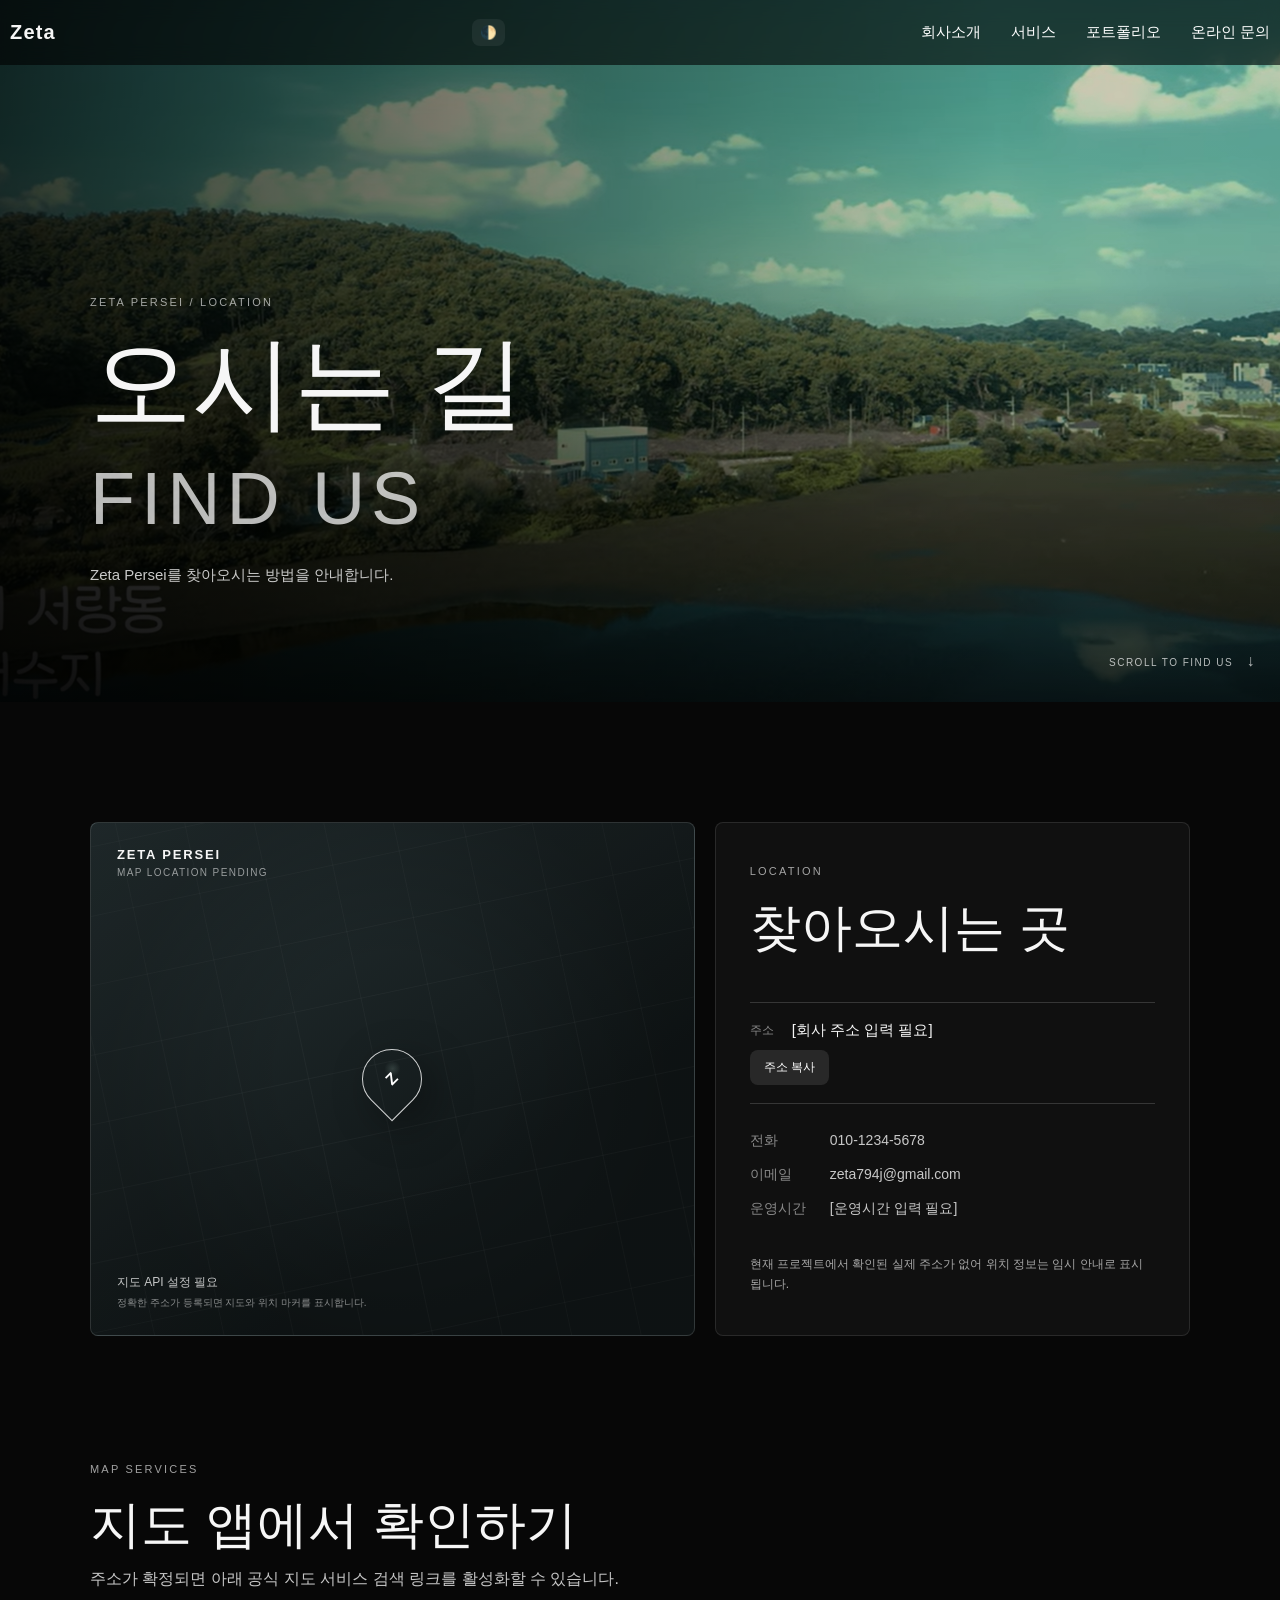
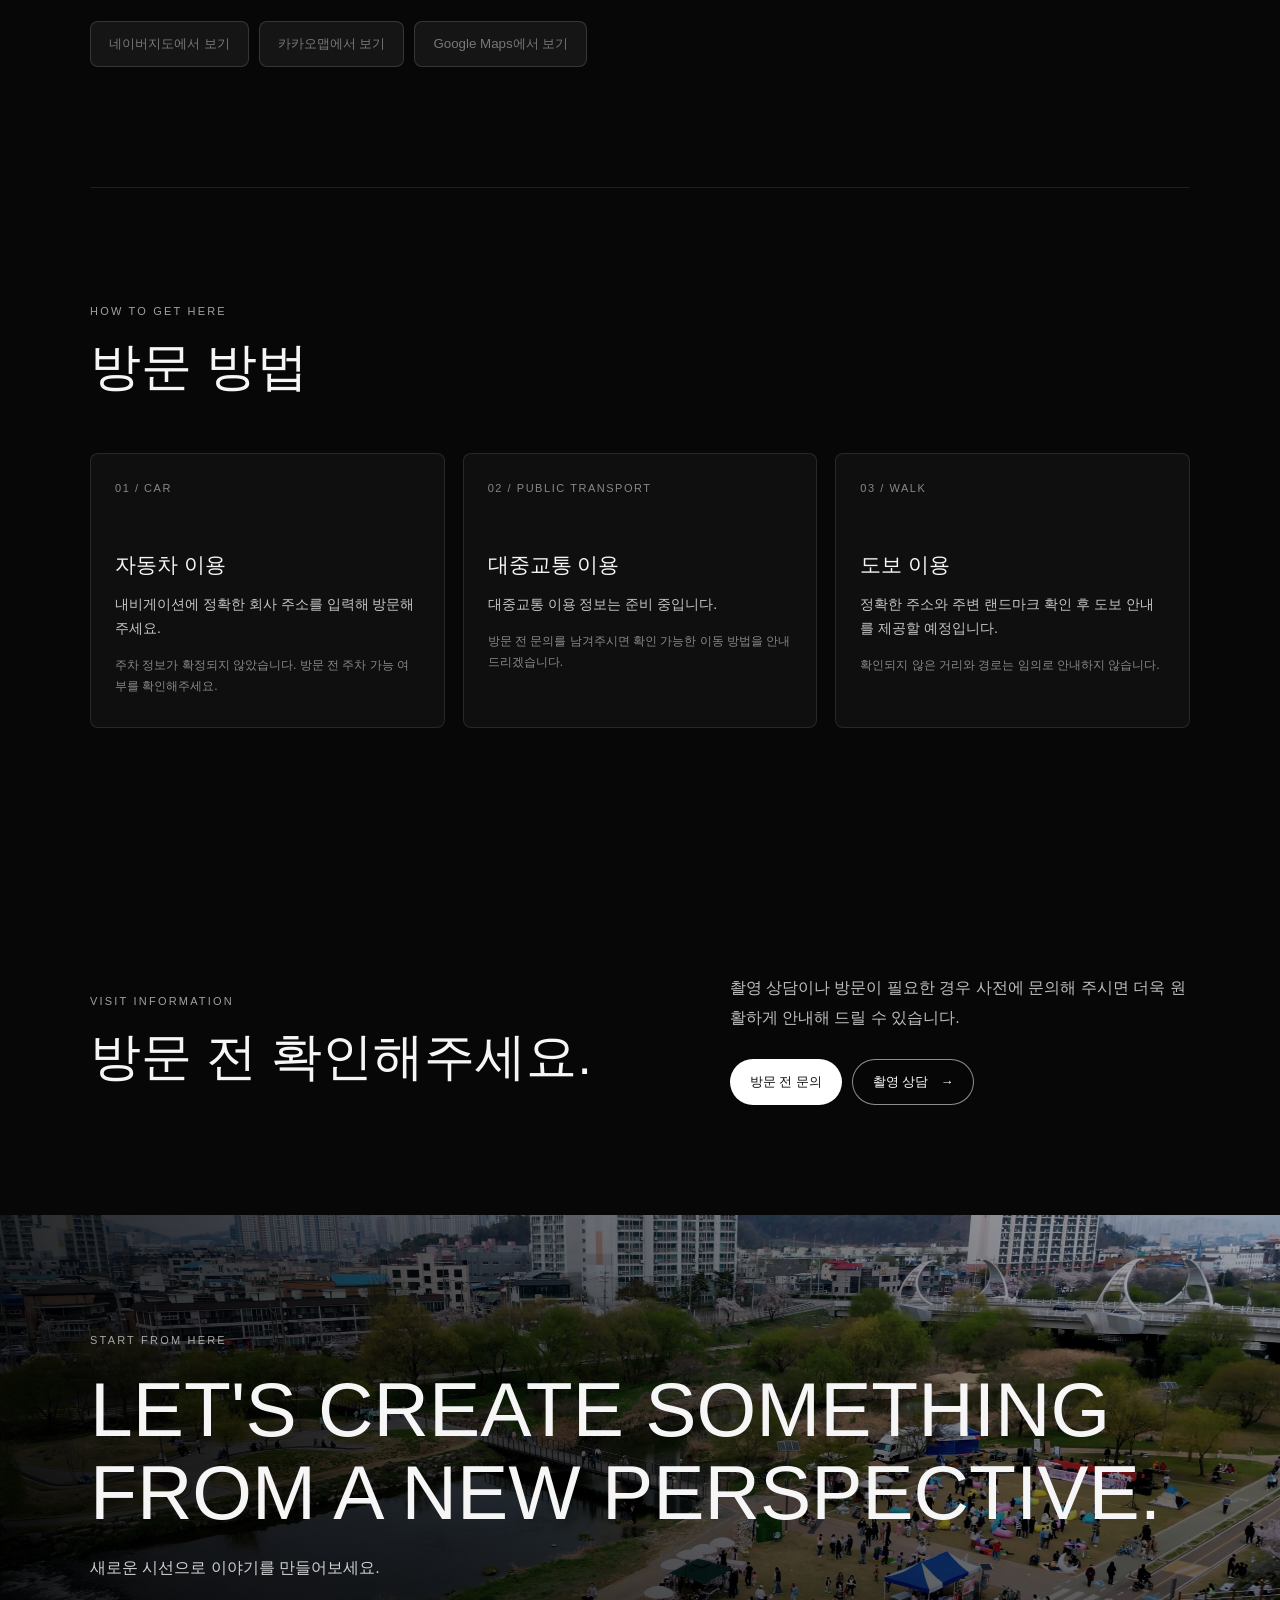
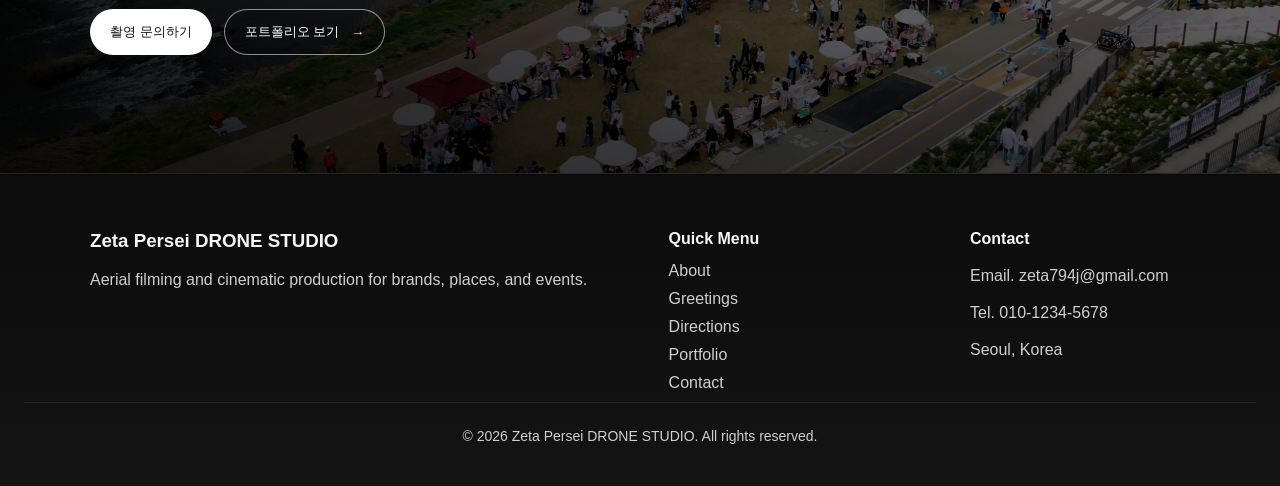
<file: directions.html>
<!DOCTYPE html>
<html lang="ko">
<head>
    <meta charset="utf-8">
    <meta name="viewport" content="width=device-width, initial-scale=1">
    <title>오시는 길 | Zeta Persei DRONE STUDIO</title>
    <meta name="description" content="Zeta Persei DRONE STUDIO의 위치와 주소, 방문 방법 및 지도 정보를 안내합니다.">
    <meta property="og:title" content="오시는 길 | Zeta Persei DRONE STUDIO">
    <meta property="og:description" content="Zeta Persei를 찾아오시는 방법을 안내합니다.">
    <meta property="og:type" content="website">
    <link rel="stylesheet" href="style.css">
    <meta name="theme-color" content="#111">
</head>
<body class="directions-page">
<div id="loader" aria-hidden="true"><div class="loader-mark">Zeta</div></div>

<header class="header">
    <a class="logo" href="index.html" aria-label="Zeta Persei 홈">Zeta</a>
    <button id="navToggle" class="nav-toggle" aria-expanded="false" aria-controls="mobileNav" aria-label="메뉴 열기">☰</button>
    <div class="header-actions"><button id="themeToggle" class="theme-toggle" aria-pressed="false" aria-label="다크 모드 전환">🌓</button></div>
    <nav>
        <div class="menu"><button class="nav-button" type="button">회사소개</button><div class="dropdown"><a href="about.html">회사소개</a><a href="greeting.html">인사말</a><a href="directions.html" aria-current="page">오시는 길</a></div></div>
        <div class="menu"><button class="nav-button" type="button">서비스</button><div class="dropdown"><a href="service-shooting.html">드론 촬영</a><a href="service-production.html">영상 제작</a><a href="service-education.html">교육</a></div></div>
        <div class="menu"><button type="button" onclick="window.location.href='index.html#portfolio'">포트폴리오</button></div>
        <div class="menu"><button type="button" onclick="window.location.href='index.html#contact'">온라인 문의</button></div>
    </nav>
    <div id="mobileNav" class="mobile-nav" aria-hidden="true"><nav role="navigation"><a href="about.html">회사소개</a><a href="greeting.html">인사말</a><a href="directions.html">오시는 길</a><a href="service-shooting.html">드론 촬영</a><a href="service-production.html">영상 제작</a><a href="service-education.html">교육</a><a href="index.html#portfolio">포트폴리오</a><a href="index.html#contact">온라인 문의</a></nav></div>
</header>

<main>
    <section class="directions-hero">
        <div class="directions-hero-media"></div><div class="directions-hero-overlay"></div>
        <div class="directions-hero-content"><p class="eyebrow">ZETA PERSEI / LOCATION</p><h1>오시는 길<br><span>FIND US</span></h1><p>Zeta Persei를 찾아오시는 방법을 안내합니다.</p></div>
        <a class="scroll-cue" href="#location">SCROLL TO FIND US <span>↓</span></a>
    </section>

    <section id="location" class="location-intro directions-shell fade">
        <div class="map-panel" role="img" aria-label="실제 회사 주소가 확정되면 지도를 표시할 영역">
            <div class="map-panel-grid"></div><div class="map-panel-pin">Z</div><div class="map-panel-label"><strong>ZETA PERSEI</strong><span>MAP LOCATION PENDING</span></div>
            <!-- 실제 주소 확정 후 지도 API 또는 공식 지도 Embed를 이 영역에 연결합니다. -->
            <p class="map-notice">지도 API 설정 필요<br><small>정확한 주소가 등록되면 지도와 위치 마커를 표시합니다.</small></p>
        </div>
        <article class="address-card"><p class="eyebrow">LOCATION</p><h2>찾아오시는 곳</h2><div class="address-row"><span>주소</span><strong id="locationAddress">[회사 주소 입력 필요]</strong><button id="copyAddress" type="button" aria-label="주소 복사">주소 복사</button></div><dl><div><dt>전화</dt><dd><a href="tel:010-1234-5678">010-1234-5678</a></dd></div><div><dt>이메일</dt><dd><a href="mailto:zeta794j@gmail.com">zeta794j@gmail.com</a></dd></div><div><dt>운영시간</dt><dd>[운영시간 입력 필요]</dd></div></dl><p class="data-note">현재 프로젝트에서 확인된 실제 주소가 없어 위치 정보는 임시 안내로 표시됩니다.</p></article>
    </section>

    <section class="map-actions directions-shell fade"><p class="eyebrow">MAP SERVICES</p><h2>지도 앱에서 확인하기</h2><p class="section-description">주소가 확정되면 아래 공식 지도 서비스 검색 링크를 활성화할 수 있습니다.</p><div class="map-action-list"><button type="button" disabled aria-disabled="true">네이버지도에서 보기</button><button type="button" disabled aria-disabled="true">카카오맵에서 보기</button><button type="button" disabled aria-disabled="true">Google Maps에서 보기</button></div></section>

    <section class="directions-section directions-shell fade"><p class="eyebrow">HOW TO GET HERE</p><h2>방문 방법</h2><div class="directions-grid"><article><span>01 / CAR</span><h3>자동차 이용</h3><p>내비게이션에 정확한 회사 주소를 입력해 방문해주세요.</p><small>주차 정보가 확정되지 않았습니다. 방문 전 주차 가능 여부를 확인해주세요.</small></article><article><span>02 / PUBLIC TRANSPORT</span><h3>대중교통 이용</h3><p>대중교통 이용 정보는 준비 중입니다.</p><small>방문 전 문의를 남겨주시면 확인 가능한 이동 방법을 안내드리겠습니다.</small></article><article><span>03 / WALK</span><h3>도보 이용</h3><p>정확한 주소와 주변 랜드마크 확인 후 도보 안내를 제공할 예정입니다.</p><small>확인되지 않은 거리와 경로는 임의로 안내하지 않습니다.</small></article></div></section>

    <section class="visit-info directions-shell fade"><div><p class="eyebrow">VISIT INFORMATION</p><h2>방문 전 확인해주세요.</h2></div><div><p>촬영 상담이나 방문이 필요한 경우 사전에 문의해 주시면 더욱 원활하게 안내해 드릴 수 있습니다.</p><div class="visit-actions"><a class="primary-button" href="index.html#contact">방문 전 문의</a><a class="outline-button" href="index.html#contact">촬영 상담 <span>→</span></a></div></div></section>

    <section class="directions-cta"><div class="directions-cta-media"></div><div class="directions-cta-overlay"></div><div class="directions-cta-content"><p class="eyebrow">START FROM HERE</p><h2>LET'S CREATE SOMETHING<br>FROM A NEW PERSPECTIVE.</h2><p>새로운 시선으로 이야기를 만들어보세요.</p><div class="cta-actions"><a class="primary-button" href="index.html#contact">촬영 문의하기</a><a class="outline-button" href="index.html#portfolio">포트폴리오 보기 <span>→</span></a></div></div></section>
</main>

<div id="copyToast" class="copy-toast" role="status" aria-live="polite"></div>
<footer class="footer"><div class="footer-container"><div class="footer-brand"><h3>Zeta Persei DRONE STUDIO</h3><p>Aerial filming and cinematic production for brands, places, and events.</p></div><div class="footer-links"><h4>Quick Menu</h4><a href="about.html">About</a><a href="greeting.html">Greetings</a><a href="directions.html">Directions</a><a href="index.html#portfolio">Portfolio</a><a href="index.html#contact">Contact</a></div><div class="footer-contact"><h4>Contact</h4><p>Email. zeta794j@gmail.com</p><p>Tel. 010-1234-5678</p><p>Seoul, Korea</p></div></div><p class="copy">&copy; 2026 Zeta Persei DRONE STUDIO. All rights reserved.</p></footer>
<button id="topBtn" type="button" onclick="scrollToTop()" aria-label="맨 위로">↑</button>
<script src="script.js"></script>
<script>
const copyAddressButton = document.getElementById('copyAddress');
const locationAddress = document.getElementById('locationAddress');
const copyToast = document.getElementById('copyToast');

copyAddressButton?.addEventListener('click', async () => {
    const address = locationAddress?.textContent.trim() || '';
    try {
        if (navigator.clipboard?.writeText) {
            await navigator.clipboard.writeText(address);
        } else {
            const helper = document.createElement('textarea');
            helper.value = address;
            helper.setAttribute('readonly', '');
            helper.style.position = 'fixed';
            helper.style.opacity = '0';
            document.body.appendChild(helper);
            helper.select();
            if (!document.execCommand('copy')) throw new Error('Copy command failed');
            helper.remove();
        }
        copyToast.textContent = '주소가 복사되었습니다.';
    } catch (error) {
        copyToast.textContent = '주소를 복사할 수 없습니다.';
    }
    copyToast.classList.add('show');
    window.setTimeout(() => copyToast.classList.remove('show'), 2200);
});
</script>
</body>
</html>
</file>
<file: style.css>
/* ================= 기본 ================= */
body {
    margin: 0;
    font-family: 'Segoe UI', sans-serif;
    background: #000;
    color: white;
}

body.loading {
    overflow: hidden;
}

/* Light theme overrides */
body.light {
    background: #faf8f3;
    color: #0b0b0b;
}

body.light .section {
    background: #faf8f3;
}

body.light .header {
    background: rgba(255,255,255,0.95);
    color: #111;
    box-shadow: 0 6px 18px rgba(0,0,0,0.06);
}

body.light .logo {
    color: #111;
}

body.light nav {
    color: #111;
}

body.light .menu button,
body.light .nav-button {
    color: #111;
}

body.light .nav-button.active::after {
    background: #111;
}

body.light nav a,
body.light .dropdown a {
    color: #111;
    background: transparent;
}

body.light .dropdown {
    background: rgba(255,255,255,0.95);
    color: #111;
    border: 1px solid rgba(0,0,0,0.06);
}

body.light .header button,
body.light .nav-toggle {
    background: transparent;
    color: #111;
}

body.light .theme-toggle {
    background: rgba(0,0,0,0.08);
    color: #111;
}

body.light button {
    background: #111;
    color: #fff;
}

body.light nav button,
body.light .menu button {
    background: transparent;
    color: #111;
}

body.light .card,
body.light .stat-card,
body.light .weather-status-card,
body.light .weather-metric,
body.light .contact-form,
body.light .estimate-card {
    background: #fff;
    color: #111;
    border: 1px solid rgba(0,0,0,0.06);
    box-shadow: none;
}

body.light .estimate-card label {
    color: #111;
}

body.light .estimate-card input,
body.light .estimate-card select {
    background: #f9f9f9;
    color: #111;
    border-color: rgba(0,0,0,0.12);
}

body.light .estimate-card input:focus,
body.light .estimate-card select:focus {
    background: #ffffff;
    border-color: rgba(0,0,0,0.3);
}

body.light .estimate-result {
    color: #111;
}

body.light .count,
body.light .plus {
    color: #111;
}

body.light .section-description {
    color: #444;
}

body.light .stat-card p {
    color: #666;
}

body.light .overlay { background: rgba(255,255,255,0.06) }

body.light .contact-form input,
body.light .contact-form textarea {
    background: #fff;
    color: #111;
    border: 1px solid rgba(0,0,0,0.08);
}

#loader {
    position: fixed;
    inset: 0;
    display: flex;
    align-items: center;
    justify-content: center;
    background:
        radial-gradient(circle at 50% 40%, rgba(255,255,255,0.08), transparent 42%),
        linear-gradient(180deg, #050505 0%, #111 100%);
    z-index: 2000;
    opacity: 1;
    visibility: visible;
    transition: opacity 0.6s ease, visibility 0.6s ease;
}

#loader.hide {
    opacity: 0;
    visibility: hidden;
}

.loader-mark {
    font-size: clamp(42px, 8vw, 96px);
    font-weight: 700;
    letter-spacing: 0.32em;
    text-transform: uppercase;
    color: white;
    text-indent: 0.32em;
    animation: loaderPulse 1.6s ease-in-out infinite;
}

@keyframes loaderPulse {
    0% {
        opacity: 0.45;
        transform: scale(0.96);
    }
    50% {
        opacity: 1;
        transform: scale(1);
    }
    100% {
        opacity: 0.45;
        transform: scale(0.96);
    }
}

/* ================= HEADER ================= */
.header {
    position: fixed;
    width: 100%;
    padding: 15px 10px;
    display: flex;
    justify-content: space-between;
    align-items: center;
    backdrop-filter: blur(10px);
    background: rgba(0,0,0,0.6);
    z-index: 1000;
    box-sizing: border-box;
    transition: padding 0.35s ease, background 0.35s ease, box-shadow 0.35s ease, backdrop-filter 0.35s ease, transform 0.35s ease;
}

.nav-toggle {
    display: none;
    background: none;
    border: none;
    color: white;
    font-size: 22px;
    margin-right: 8px;
}

.header-actions {
    display: inline-flex;
    gap: 8px;
    align-items: center;
}

.theme-toggle {
    background: rgba(255,255,255,0.06);
    border-radius: 8px;
    padding: 6px 8px;
}

.header.scrolled {
    padding: 10px 18px;
    background: rgba(0,0,0,0.82);
    backdrop-filter: blur(16px);
    box-shadow: 0 10px 30px rgba(0,0,0,0.28);
}

/* 로고 */
.logo {
    font-size: 20px;
    font-weight: bold;
    letter-spacing: 0.06em;
    transition: transform 0.35s ease, letter-spacing 0.35s ease, opacity 0.35s ease;
}

.header.scrolled .logo {
    transform: scale(0.92);
    letter-spacing: 0.12em;
    opacity: 0.9;
}


/* 메뉴 전체 */
nav {
    display: flex;
    gap: 30px;
}

.mobile-nav {
    display: none;
}

/* 메뉴 하나 */
.menu {
    position: relative;
}

/* 메뉴 버튼 */
.menu button {
    background: none;
    border: none;
    color: white;
    cursor: pointer;
    font-size: 15px;
    padding: 8px 0;
    position: relative;
    transition: color 0.25s ease, transform 0.25s ease, opacity 0.25s ease;
}

.menu button:hover {
    opacity: 1;
}

.nav-button::after {
    content: "";
    position: absolute;
    left: 0;
    bottom: -2px;
    width: 100%;
    height: 2px;
    border-radius: 999px;
    background: white;
    transform: scaleX(0);
    transform-origin: center;
    transition: transform 0.25s ease, opacity 0.25s ease;
    opacity: 0.7;
}

.nav-button.active {
    color: #ffffff;
    transform: translateY(-1px);
}

.nav-button.active::after {
    transform: scaleX(1);
    opacity: 1;
}

/* ================= 드롭다운 ================= */
.dropdown {
    position: absolute;
    top: 40px;
    left: 0;
    background: rgba(0,0,0,0.9);
    display: none;
    flex-direction: column;
    min-width: 150px;
    border-radius: 10px;
}

/* 드롭다운 링크 */
.dropdown a {
    padding: 10px;
    color: white;
    text-decoration: none;
}

/* hover 시 열림 */
.menu:hover .dropdown,
.menu.open .dropdown {
    display: flex;
}

/* ================= HERO ================= */
.hero {
    height: 100vh;
    position: relative;
}

#bgVideo {
    width: 100%;
    height: 100%;
    object-fit: cover;
}

/* 어둡게 */
.overlay {
    position: absolute;
    width: 100%;
    height: 100%;
    background: rgba(0,0,0,0.5);
}

/* 텍스트 */
.hero-content {
    position: absolute;
    top: 40%;
    width: 100%;
    text-align: center;
}

.dark {
    background: #070707;
    color: #f6f6f6;
}

/* ================= 버튼 ================= */
button {
    padding: 12px 24px;
    border: none;
    border-radius: 30px;
    background: white;
    color: black;
    cursor: pointer;
}

/* ================= 섹션 ================= */
.section {
    padding: 120px 20px;
    text-align: center;
}

.section-description {
    max-width: 720px;
    margin: 12px auto 0;
    color: #c6c6c6;
    line-height: 1.7;
}

.weather-panel {
    max-width: 1080px;
    margin: 36px auto 0;
    display: grid;
    grid-template-columns: 1.3fr 1fr;
    gap: 22px;
}

.weather-status-card,
.weather-metric {
    border: 1px solid rgba(255,255,255,0.08);
    background: linear-gradient(180deg, rgba(255,255,255,0.08) 0%, rgba(255,255,255,0.04) 100%);
    border-radius: 24px;
    box-shadow: 0 18px 40px rgba(0,0,0,0.22);
}

.weather-status-card {
    padding: 34px 30px;
    text-align: left;
}

.weather-kicker {
    margin: 0 0 14px;
    color: rgba(255,255,255,0.65);
    text-transform: uppercase;
    letter-spacing: 0.16em;
    font-size: 12px;
}

.flight-status {
    display: inline-flex;
    align-items: center;
    justify-content: center;
    min-width: 150px;
    padding: 14px 20px;
    border-radius: 999px;
    font-size: clamp(28px, 4vw, 42px);
    font-weight: 700;
    letter-spacing: 0.08em;
}

.flight-status.loading {
    background: rgba(255,255,255,0.08);
    color: white;
}

.flight-status.good {
    background: rgba(73, 197, 121, 0.18);
    color: #9ef2bb;
}

.flight-status.caution {
    background: rgba(255, 196, 87, 0.18);
    color: #ffd27d;
}

.flight-status.no-fly {
    background: rgba(255, 107, 107, 0.18);
    color: #ffb2b2;
}

.weather-location {
    margin: 18px 0 0;
    color: #cfcfcf;
    font-size: 15px;
}

.weather-metrics {
    display: grid;
    grid-template-columns: repeat(3, 1fr);
    gap: 18px;
}

.weather-extra { margin-top: 12px; display:flex; gap:12px; color:#cfcfcf }
.weather-forecast { margin-top: 18px; display:flex; gap:12px; justify-content:center }
.forecast-item { padding:8px 12px; background:rgba(255,255,255,0.03); border-radius:10px; font-size:13px }

.weather-metric {
    padding: 28px 18px;
}

.metric-label {
    display: block;
    color: rgba(255,255,255,0.65);
    text-transform: uppercase;
    letter-spacing: 0.16em;
    font-size: 11px;
}

.weather-metric strong {
    display: block;
    margin: 12px 0 6px;
    font-size: clamp(26px, 4vw, 40px);
    font-weight: 700;
}

.metric-unit {
    color: #bdbdbd;
    font-size: 14px;
}

.stats {
    display: flex;
    justify-content: center;
    gap: 22px;
    flex-wrap: wrap;
    margin-top: 42px;
}

#about .stat-card,
#about .stats,
#about .section-description {
    text-align: center;
}

.stat-card {
    min-width: 190px;
    padding: 28px 24px;
    border-radius: 22px;
    background: linear-gradient(180deg, rgba(255,255,255,0.1) 0%, rgba(255,255,255,0.04) 100%);
    border: 1px solid rgba(255,255,255,0.08);
    box-shadow: 0 18px 40px rgba(0,0,0,0.2);
}

.stat-value {
    display: flex;
    justify-content: center;
    align-items: flex-end;
    gap: 8px;
}

.count {
    font-size: 48px;
    font-weight: 700;
    line-height: 1;
}

.plus {
    font-size: 28px;
    font-weight: 700;
    line-height: 1;
    color: #f5f5f5;
}

.stat-card p {
    margin: 14px 0 0;
    color: #cfcfcf;
    font-size: 15px;
    letter-spacing: 0.04em;
}

/* ================= 카드 ================= */
.cards {
    display: flex;
    justify-content: center;
    gap: 20px;
}

.card {
    background: rgba(255,255,255,0.1);
    padding: 30px;
    border-radius: 20px;
    transition: 0.3s;
}

.card:hover {
    transform: translateY(-10px);
}

/* ================= 슬라이더 ================= */
/* 슬라이더 박스 */
.slider {
    width: 100%;
    max-width: 1000px;
    margin: auto;
}

/* 영상 3개 가로 정렬 */
.slides {
    display: flex;
    justify-content: center;
    gap: 20px;
    flex-wrap: wrap; /* 화면 작아지면 줄바꿈 */
}

.slides.dragging { cursor: grabbing }
.slides { overflow-x: auto; scroll-behavior: smooth; padding-bottom: 12px }
.slides::-webkit-scrollbar { height: 8px }
.slides::-webkit-scrollbar-thumb { background: rgba(255,255,255,0.08); border-radius: 999px }

.portfolio-controls { display:flex; justify-content:space-between; align-items:center; max-width:1000px; margin: 0 auto 18px }
.filters { display:flex; gap:8px }
.filter-btn { background: rgba(255,255,255,0.06); color:white; border:none; padding:8px 12px; border-radius:8px }
.filter-btn.active { background:white; color:black }
.carousel-controls button { background: rgba(255,255,255,0.06); color:white; border:none; padding:6px 10px; border-radius:8px }

.map-wrap { max-width:1000px; margin:0 auto }

.reviews-list blockquote { margin:8px auto; max-width:800px; background: rgba(255,255,255,0.03); padding: 14px; border-radius:8px }
.process-list { max-width:800px; margin: 0 auto; text-align:left }

@media (max-width: 880px) {
    nav { display:none }
    .nav-toggle { display:inline-block }
    .mobile-nav { display:block; position:fixed; inset:0; background:rgba(0,0,0,0.9); z-index:1500; transform: translateY(-100%); transition: transform 0.28s ease }
    .mobile-nav.open { transform: translateY(0) }
    .mobile-nav nav { display:flex; flex-direction:column; gap:18px; padding: 80px 20px }
}

/* estimate */
.estimate-card { max-width:720px; margin: 18px auto; padding: 20px; background: #0f0f0f; color: #ffffff; border-radius: 16px; border: 1px solid rgba(0,0,0,0.08); box-shadow: 0 10px 30px rgba(0,0,0,0.06); }
.estimate-card label { display:flex; flex-direction:column; gap:8px; margin-bottom:16px; color:#ffffff; }
.estimate-card input, .estimate-card select { width:100%; padding:12px 14px; margin-top:0; box-sizing:border-box; border-radius:12px; border:1px solid rgba(255,255,255,0.18); background: #1a1a1a; color: #ffffff; }
.estimate-card input:focus, .estimate-card select:focus { outline:none; border-color: rgba(255,255,255,0.36); background:#262626; }
.estimate-result { margin: 12px 0; font-size:18px; color:#ffffff; }

/* attachment preview */
.attachment-preview img { max-width:240px; display:block; margin-top:8px }

/* admin */
.admin-message { border:1px solid rgba(255,255,255,0.06); padding:12px; margin-bottom:12px; border-radius:8px }
.admin-message header { display:flex; justify-content:space-between; align-items:center }
.admin-actions button { margin-left:8px }

.faq-question-panel,
.faq-public-list-wrap,
.faq-admin-section {
    max-width: 920px;
    margin: 28px auto 0;
    padding: 24px;
    border: 1px solid rgba(255,255,255,0.08);
    border-radius: 20px;
    background: rgba(255,255,255,0.03);
}

.faq-question-panel h3,
.faq-public-list-wrap h3,
.faq-admin-section h2 {
    margin-top: 0;
    margin-bottom: 12px;
}

.faq-question-intro {
    color: #cdcdcd;
    margin-bottom: 18px;
}

.faq-question-form {
    display: grid;
    gap: 16px;
}

.faq-public-list {
    display: grid;
    gap: 16px;
    margin-top: 16px;
}

.faq-public-item {
    padding: 18px;
    border-radius: 14px;
    background: rgba(255,255,255,0.04);
    border: 1px solid rgba(255,255,255,0.06);
}

.faq-public-item.answered {
    border-color: rgba(94, 224, 171, 0.4);
}

.faq-public-item header {
    display: flex;
    justify-content: space-between;
    gap: 12px;
    margin-bottom: 12px;
    flex-wrap: wrap;
}

.faq-public-question {
    margin: 0 0 10px;
    color: #f3f3f3;
    line-height: 1.7;
}

.faq-public-meta {
    margin-bottom: 10px;
    color: #bfbfbf;
    font-size: 13px;
}

.faq-public-answer {
    padding-top: 12px;
    border-top: 1px solid rgba(255,255,255,0.08);
    color: #dfe7f5;
    line-height: 1.7;
}

.faq-public-answer em {
    color: #bdbdbd;
    font-style: normal;
}

.faq-empty {
    color: #d3d3d3;
}

.faq-admin-card {
    padding: 18px;
    border-radius: 14px;
    background: rgba(255,255,255,0.04);
    border: 1px solid rgba(255,255,255,0.06);
    margin-bottom: 18px;
}

.faq-admin-card.answered {
    border-color: rgba(94, 224, 171, 0.5);
}

.faq-admin-card header {
    display: flex;
    justify-content: space-between;
    gap: 16px;
    align-items: flex-start;
    margin-bottom: 12px;
    flex-wrap: wrap;
}

.faq-admin-company {
    display: block;
    font-size: 13px;
    color: #bdbdbd;
    margin-top: 4px;
}

.faq-admin-meta {
    display: flex;
    flex-direction: column;
    gap: 4px;
    color: #bdbdbd;
}

.faq-admin-question {
    margin: 0 0 12px;
    line-height: 1.7;
    color: #fafafa;
}

.faq-admin-answer {
    width: 100%;
    min-height: 100px;
    box-sizing: border-box;
    border-radius: 12px;
    border: 1px solid rgba(255,255,255,0.08);
    background: rgba(255,255,255,0.03);
    color: #fff;
    margin: 0;
    resize: vertical;
}

.faq-admin-actions {
    display: flex;
    gap: 8px;
    flex-wrap: wrap;
    margin-top: 12px;
}

.faq-admin-actions button,
.admin-actions button {
    border: none;
    border-radius: 8px;
    padding: 8px 12px;
    cursor: pointer;
    background: rgba(255,255,255,0.08);
    color: #fff;
}

/* 포트폴리오 링크 */
.portfolio-link {
    display: block;
    border-radius: 15px;
    overflow: hidden;
    text-decoration: none;
}

/* 영상/이미지 스타일 */
.slides video,
.slides img {
    width: 300px;
    height: 200px;
    object-fit: cover;
    border-radius: 15px;
    cursor: pointer;
    display: block;
    transition: transform 0.3s ease;
}

/* hover 효과 */
.slides video:hover,
.slides img:hover {
    transform: scale(1.05);
}

.video-title {
    margin: 12px 0 0;
    color: #c6c6c6;
    font-size: 14px;
}

.slides {
    display: flex;
    transition: 0.6s;
}

.slides iframe {
    width: 320px;
    height: 200px;
    border-radius: 10px;
}
/* ================= 입력 ================= */
input, textarea {
    display: block;
    margin: 10px auto;
    padding: 12px;
    width: 260px;
    border-radius: 10px;
    border: none;
}

.contact-intro {
    max-width: 560px;
    margin: 0 auto 28px;
    color: #cfcfcf;
    line-height: 1.7;
}

.contact-form {
    max-width: 620px;
    margin: 0 auto;
    padding: 28px;
    border: 1px solid rgba(255,255,255,0.1);
    border-radius: 24px;
    background: rgba(255,255,255,0.04);
    text-align: left;
    box-shadow: 0 24px 60px rgba(0,0,0,0.24);
}

.form-group {
    margin-bottom: 18px;
}

.form-group label {
    display: block;
    margin-bottom: 8px;
    color: #f2f2f2;
    font-size: 14px;
    font-weight: 600;
}

.contact-form input,
.contact-form textarea {
    width: 100%;
    margin: 0;
    box-sizing: border-box;
    background: rgba(255,255,255,0.08);
    border: 1px solid rgba(255,255,255,0.08);
    color: white;
    transition: border-color 0.2s ease, box-shadow 0.2s ease, background 0.2s ease;
}

.contact-form input::placeholder,
.contact-form textarea::placeholder {
    color: #9f9f9f;
}

.contact-form input:focus,
.contact-form textarea:focus {
    outline: none;
    border-color: rgba(255,255,255,0.28);
    box-shadow: 0 0 0 4px rgba(255,255,255,0.08);
    background: rgba(255,255,255,0.1);
}

.contact-form textarea {
    min-height: 150px;
    resize: vertical;
}

.contact-actions {
    display: flex;
    flex-direction: column;
    align-items: flex-start;
    gap: 14px;
}

.form-status {
    min-height: 24px;
    margin: 0;
    color: #bfbfbf;
    font-size: 14px;
}

.form-status.success {
    color: #9be7b1;
}

.form-status.error {
    color: #ff9f9f;
}

#sendButton:disabled {
    opacity: 0.6;
    cursor: wait;
}

/* ================= 애니메이션 ================= */
.fade {
    opacity: 0;
    transform: translateY(50px);
    transition: 1s;
}

.fade.show {
    opacity: 1;
    transform: translateY(0);
}

/* ================= FOOTER ================= */
.footer {
    background: linear-gradient(180deg, #0b0b0b 0%, #141414 100%);
    border-top: 1px solid rgba(255,255,255,0.08);
    padding: 56px 24px 28px;
}

.footer-container {
    display: flex;
    justify-content: space-between;
    flex-wrap: wrap;
    gap: 32px;
    max-width: 1100px;
    margin: 0 auto;
}

.footer a {
    color: white;
    text-decoration: none;
    display: block;
    margin-bottom: 10px;
    opacity: 0.8;
}

.footer a:hover {
    opacity: 1;
}

.footer-brand,
.footer-links,
.footer-contact {
    min-width: 220px;
}

.footer h3,
.footer h4 {
    margin-top: 0;
    margin-bottom: 14px;
}

.footer p {
    margin: 0 0 10px;
    color: #cfcfcf;
    line-height: 1.7;
}

.copy {
    text-align: center;
    margin-top: 36px;
    padding-top: 22px;
    border-top: 1px solid rgba(255,255,255,0.08);
    color: #9a9a9a;
    font-size: 14px;
}

.video-modal {
    position: fixed;
    inset: 0;
    display: flex;
    align-items: center;
    justify-content: center;
    padding: 24px;
    opacity: 0;
    visibility: hidden;
    pointer-events: none;
    transition: opacity 0.28s ease, visibility 0.28s ease;
    z-index: 1800;
}

.video-modal.open {
    opacity: 1;
    visibility: visible;
    pointer-events: auto;
}

.video-modal-backdrop {
    position: absolute;
    inset: 0;
    background: rgba(0,0,0,0.86);
    backdrop-filter: blur(8px);
}

.video-modal-dialog {
    position: relative;
    width: min(1100px, 100%);
    z-index: 1;
}

.video-frame-wrap {
    position: relative;
    width: 100%;
    padding-top: 56.25%;
    border-radius: 24px;
    overflow: hidden;
    background: #000;
    box-shadow: 0 28px 60px rgba(0,0,0,0.4);
}

.video-frame-wrap iframe {
    position: absolute;
    inset: 0;
    width: 100%;
    height: 100%;
    border: 0;
}

.video-modal-close {
    position: absolute;
    top: -54px;
    right: 0;
    width: 44px;
    height: 44px;
    padding: 0;
    border-radius: 50%;
    background: rgba(255,255,255,0.14);
    color: white;
    font-size: 28px;
    line-height: 1;
    z-index: 2;
}

#topBtn {
    position: fixed;
    right: 24px;
    bottom: 24px;
    width: 52px;
    height: 52px;
    padding: 0;
    border-radius: 50%;
    background: rgba(255,255,255,0.92);
    color: #111;
    font-size: 22px;
    font-weight: 700;
    box-shadow: 0 16px 32px rgba(0,0,0,0.28);
    opacity: 0;
    visibility: hidden;
    transform: translateY(12px);
    transition: opacity 0.25s ease, transform 0.25s ease, visibility 0.25s ease;
    z-index: 1200;
}

#topBtn.show {
    opacity: 1;
    visibility: visible;
    transform: translateY(0);
}

#topBtn:hover {
    transform: translateY(-2px);
}
/* 영상 묶음 */
.video-item {
    text-align: center;
}

/* 제목 */
.video-title {
    margin-top: 10px;
    font-size: 14px;
    color: #ccc;
}
.video-item:hover .video-title {
    color: white;
    font-weight: bold;
}

@media (max-width: 768px) {
    nav {
        gap: 16px;
    }

    .header {
        flex-wrap: wrap;
        gap: 10px;
    }

    .cards,
    .weather-panel,
    .weather-metrics,
    .footer-container {
        flex-direction: column;
    }

    .weather-panel,
    .weather-metrics {
        display: flex;
    }

    .footer {
        padding: 44px 20px 24px;
    }

    #topBtn {
        right: 18px;
        bottom: 18px;
        width: 48px;
        height: 48px;
    }

    .video-modal {
        padding: 16px;
    }

    .video-modal-close {
        top: -48px;
    }
}

/* ================= ABOUT PAGE ================= */
.about-page {
    overflow-x: hidden;
}

.about-page .logo {
    text-decoration: none;
    color: inherit;
}

.about-hero {
    min-height: 92vh;
    position: relative;
    display: flex;
    align-items: flex-end;
    overflow: hidden;
    background: #101010;
}

.about-hero-media,
.about-hero-overlay {
    position: absolute;
    inset: 0;
    width: 100%;
    height: 100%;
    object-fit: cover;
}

.about-hero-overlay {
    background: linear-gradient(90deg, rgba(0,0,0,0.72), rgba(0,0,0,0.18) 70%), linear-gradient(0deg, rgba(0,0,0,0.72), transparent 55%);
}

.about-hero-content {
    position: relative;
    z-index: 1;
    width: min(1100px, calc(100% - 48px));
    margin: 0 auto;
    padding: 0 0 12vh;
}

.eyebrow {
    margin: 0 0 20px;
    color: rgba(255,255,255,0.62);
    font-size: 11px;
    letter-spacing: 0.2em;
    line-height: 1.5;
}

.about-hero h1,
.about-section h2,
.brand-statement h2,
.philosophy-section h2,
.showcase-section h2,
.about-cta h2 {
    margin: 0;
    font-weight: 500;
    letter-spacing: 0.02em;
    line-height: 1.08;
}

.about-hero h1 {
    font-size: clamp(48px, 8vw, 104px);
}

.hero-lead {
    margin: 24px 0 8px;
    font-size: clamp(21px, 3vw, 34px);
}

.hero-copy {
    margin: 0;
    color: rgba(255,255,255,0.72);
    font-size: 15px;
}

.scroll-cue {
    position: absolute;
    right: 24px;
    bottom: 32px;
    z-index: 1;
    color: rgba(255,255,255,0.7);
    text-decoration: none;
    font-size: 10px;
    letter-spacing: 0.15em;
}

.scroll-cue span { margin-left: 9px; font-size: 16px; }

.about-section {
    width: min(1100px, calc(100% - 48px));
    margin: 0 auto;
    padding: 140px 0;
}

.about-intro {
    display: grid;
    grid-template-columns: 0.9fr 1.1fr;
    gap: 10vw;
    text-align: left;
}

.about-section h2 {
    font-size: clamp(38px, 5vw, 68px);
}

.about-copy-block {
    color: #bdbdbd;
    font-size: 16px;
    line-height: 1.9;
}

.about-copy-block p { margin: 0 0 22px; }
.about-copy-block .lead-copy { color: #f5f5f5; font-size: 19px; line-height: 1.7; }

.brand-statement {
    min-height: 55vh;
    display: grid;
    align-content: center;
    justify-items: center;
    padding: 70px 24px;
    text-align: center;
    background: linear-gradient(rgba(0,0,0,0.56), rgba(0,0,0,0.88)), url('img/대부광산 퇴적암층.png') center / cover;
}

.brand-statement h2 { font-size: clamp(40px, 7vw, 86px); }
.brand-statement .eyebrow { color: #a9a9a9; }

.section-title-row {
    display: flex;
    justify-content: space-between;
    gap: 40px;
    align-items: flex-end;
    margin-bottom: 52px;
}

.section-title-row h2 { font-size: clamp(34px, 4vw, 58px); }
.section-intro { max-width: 280px; margin: 0; color: #aaa; line-height: 1.8; }
.about-card-grid { display: grid; grid-template-columns: repeat(6, 1fr); gap: 16px; }

.about-card {
    grid-column: span 2;
    min-height: 220px;
    padding: 26px;
    border: 1px solid rgba(255,255,255,0.1);
    border-radius: 8px;
    background: rgba(255,255,255,0.035);
    transition: transform 0.35s ease, background 0.35s ease, border-color 0.35s ease;
    background-position: center;
    background-size: cover;
}

.about-card::before { content: ""; position: absolute; inset: 0; border-radius: inherit; background: linear-gradient(180deg, rgba(0,0,0,0.12), rgba(0,0,0,0.86)); pointer-events: none; }
.about-card { position: relative; isolation: isolate; }
.about-card > * { position: relative; z-index: 1; }
.about-card:nth-child(1) { background-image: url('img/대부광산 퇴적암층.png'); }
.about-card:nth-child(2) { background-image: url('img/오산천.png'); }
.about-card:nth-child(3) { background-image: url('img/한탄강.png'); }
.about-card:nth-child(4) { background-image: url('img/오산시 서랑동 서랑저수지.png'); }
.about-card:nth-child(5) { background-image: url('img/오산천.png'); }

.about-card:nth-child(4) { grid-column: 2 / span 2; }
.about-card:hover { transform: translateY(-6px); background-color: rgba(255,255,255,0.09); border-color: rgba(255,255,255,0.24); }
.card-index, .why-grid span { color: #888; font-size: 12px; letter-spacing: 0.12em; }
.about-card h3 { margin: 48px 0 14px; font-size: 17px; font-weight: 500; letter-spacing: 0.06em; }
.about-card p { margin: 0; color: #aaa; line-height: 1.7; font-size: 14px; }

.equipment-section { padding-top: 80px; }
.equipment-grid { display: grid; grid-template-columns: repeat(2, 1fr); gap: 20px; }
.equipment-card { overflow: hidden; border: 1px solid rgba(255,255,255,0.1); border-radius: 8px; background: rgba(255,255,255,0.035); }
.equipment-visual { min-height: 350px; position: relative; display: flex; overflow: hidden; background: #1d1d1d; }
.equipment-visual::after { content: ""; position: absolute; inset: 0; background: linear-gradient(180deg, rgba(0,0,0,0.08), rgba(0,0,0,0.82)); }
.equipment-visual img { width: 100%; height: 100%; position: absolute; inset: 0; object-fit: cover; transition: transform 0.5s ease; }
.equipment-card:hover .equipment-visual img { transform: scale(1.04); }
.equipment-visual-copy { position: relative; z-index: 1; width: 100%; padding: 28px; align-self: stretch; display: flex; flex-direction: column; justify-content: space-between; }
.equipment-visual span { color: rgba(255,255,255,0.72); font-size: 11px; letter-spacing: 0.16em; }
.equipment-visual strong { font-size: clamp(25px, 3.4vw, 42px); font-weight: 600; line-height: 1; letter-spacing: 0.13em; text-transform: uppercase; }
.equipment-visual.mavic { background: #263238; }
.equipment-visual.avata { background: #171717; }
.equipment-type { margin: 0 0 10px; color: #888; font-size: 11px; letter-spacing: 0.14em; text-transform: uppercase; }
.equipment-info { padding: 24px 28px 30px; }
.equipment-info h3 { margin: 0 0 10px; font-size: 22px; font-weight: 500; }
.equipment-info p { margin: 0; color: #aaa; line-height: 1.75; font-size: 14px; }

.philosophy-section { background: #0d0d0d; }
.philosophy-inner { padding-top: 150px; padding-bottom: 150px; }
.philosophy-copy { margin: 40px 0 70px; color: #c5c5c5; line-height: 1.9; }
.philosophy-list { display: grid; grid-template-columns: repeat(3, 1fr); gap: 20px; }
.philosophy-list > div { padding-top: 20px; border-top: 1px solid rgba(255,255,255,0.3); }
.philosophy-list h3 { margin: 34px 0 12px; font-size: 18px; font-weight: 500; letter-spacing: 0.1em; }
.philosophy-list p { margin: 0; color: #aaa; line-height: 1.7; font-size: 14px; }

.showcase-section, .about-cta { position: relative; min-height: 72vh; display: flex; align-items: center; overflow: hidden; }
.showcase-media, .showcase-overlay, .about-cta-media, .about-cta-overlay { position: absolute; inset: 0; }
.showcase-media img { width: 100%; height: 100%; object-fit: cover; filter: saturate(0.75); }
.showcase-overlay, .about-cta-overlay { background: linear-gradient(90deg, rgba(0,0,0,0.8), rgba(0,0,0,0.2)), linear-gradient(0deg, rgba(0,0,0,0.5), transparent); }
.showcase-content, .about-cta-content { position: relative; z-index: 1; width: min(1100px, calc(100% - 48px)); margin: 0 auto; }
.showcase-content h2, .about-cta h2 { font-size: clamp(42px, 6vw, 82px); }
.showcase-content > p:not(.eyebrow), .about-cta-content > p:not(.eyebrow) { color: #d1d1d1; margin: 24px 0 30px; }
.outline-button, .primary-button { display: inline-flex; align-items: center; gap: 12px; padding: 13px 20px; border-radius: 30px; text-decoration: none; font-size: 13px; transition: transform 0.25s ease, background 0.25s ease; }
.outline-button { border: 1px solid rgba(255,255,255,0.55); color: white; background: rgba(0,0,0,0.12); }
.primary-button { background: white; color: #111; }
.outline-button:hover, .primary-button:hover { transform: translateY(-2px); }
.why-section h2 { margin-bottom: 70px; }
.why-grid { display: grid; grid-template-columns: repeat(4, 1fr); gap: 20px; }
.why-grid article { padding-top: 20px; border-top: 1px solid rgba(255,255,255,0.25); }
.why-grid h3 { margin: 28px 0 12px; font-size: 19px; font-weight: 500; }
.why-grid p { margin: 0; color: #aaa; font-size: 14px; line-height: 1.75; }
.name-section { display: grid; grid-template-columns: 0.8fr 1.2fr; gap: 8vw; }
.name-section h2 { font-size: clamp(36px, 5vw, 64px); }
.name-copy { color: #bdbdbd; line-height: 1.9; font-size: 16px; }
.name-copy p { margin: 0 0 20px; }
.about-cta { min-height: 68vh; background: #1b1e1f; }
.about-cta-media { background: linear-gradient(90deg, rgba(25,32,34,0.55), rgba(25,32,34,0.18)), url('img/오산시 서랑동 서랑저수지.png') center / cover; filter: saturate(0.7); }
.about-cta-content h2 { font-size: clamp(42px, 6vw, 84px); }
.cta-actions { display: flex; gap: 12px; flex-wrap: wrap; }

body.light .about-page .about-card,
body.light .about-page .equipment-card { background-color: #fff; border-color: rgba(0,0,0,0.1); }
body.light .about-page .about-copy-block,
body.light .about-page .about-card p,
body.light .about-page .equipment-info p,
body.light .about-page .why-grid p,
body.light .about-page .name-copy,
body.light .about-page .section-intro { color: #555; }
body.light .about-page .about-copy-block .lead-copy,
body.light .about-page .about-card h3,
body.light .about-page .equipment-info h3 { color: #111; }
body.light .about-page .philosophy-section { background: #ecebe8; }
body.light .about-page .philosophy-list p { color: #555; }

@media (max-width: 768px) {
    .about-hero { min-height: 86vh; }
    .about-hero-content, .showcase-content, .about-cta-content, .about-section { width: min(100% - 40px, 1100px); }
    .about-hero-content { padding-bottom: 15vh; }
    .about-hero h1 { font-size: clamp(42px, 13vw, 68px); }
    .hero-lead { font-size: 24px; }
    .hero-copy { max-width: 280px; line-height: 1.6; }
    .scroll-cue { right: 20px; bottom: 22px; font-size: 9px; }
    .about-section { padding: 90px 0; }
    .about-intro, .name-section { grid-template-columns: 1fr; gap: 44px; }
    .section-title-row { display: block; margin-bottom: 34px; }
    .section-intro { margin-top: 22px; }
    .about-card-grid, .equipment-grid, .philosophy-list, .why-grid { grid-template-columns: 1fr; }
    .about-card, .about-card:nth-child(4) { grid-column: auto; min-height: auto; }
    .about-card h3 { margin-top: 34px; }
    .equipment-visual { min-height: 260px; }
    .philosophy-inner { padding-top: 90px; padding-bottom: 90px; }
    .philosophy-copy { margin: 32px 0 52px; }
    .why-section h2 { margin-bottom: 48px; }
    .why-grid { gap: 28px; }
    .showcase-section, .about-cta { min-height: 76vh; }
    .showcase-content h2, .about-cta-content h2 { font-size: clamp(38px, 12vw, 62px); }
    .cta-actions { align-items: stretch; flex-direction: column; width: max-content; max-width: 100%; }
    .cta-actions a { justify-content: center; }
}

/* ================= GREETING PAGE ================= */
.greeting-page {
    overflow-x: hidden;
}

.greeting-page .logo {
    color: inherit;
    text-decoration: none;
}

.greeting-hero {
    min-height: 88vh;
    position: relative;
    display: flex;
    align-items: flex-end;
    overflow: hidden;
    background: #151515;
}

.greeting-hero-media,
.greeting-hero-overlay {
    position: absolute;
    inset: 0;
    width: 100%;
    height: 100%;
    object-fit: cover;
}

.greeting-hero-overlay {
    background: linear-gradient(90deg, rgba(0,0,0,0.78), rgba(0,0,0,0.18) 78%), linear-gradient(0deg, rgba(0,0,0,0.78), transparent 60%);
}

.greeting-hero-content,
.greeting-cta-content {
    position: relative;
    z-index: 1;
    width: min(1100px, calc(100% - 48px));
    margin: 0 auto;
}

.greeting-hero-content {
    padding-bottom: 13vh;
}

.greeting-hero h1 {
    margin: 0;
    font-size: clamp(50px, 8vw, 104px);
    font-weight: 400;
    letter-spacing: -0.02em;
    line-height: 1.05;
}

.greeting-hero h1 span {
    color: rgba(255,255,255,0.74);
}

.greeting-hero-content > p:last-child {
    margin: 26px 0 0;
    color: rgba(255,255,255,0.78);
    font-size: 15px;
    line-height: 1.7;
}

.greeting-shell {
    width: min(1100px, calc(100% - 48px));
    margin: 0 auto;
}

.greeting-letter {
    display: grid;
    grid-template-columns: 0.9fr 1.1fr;
    gap: 9vw;
    align-items: start;
    padding-top: 145px;
    padding-bottom: 145px;
}

.greeting-local-visual {
    position: relative;
    min-height: 550px;
    display: flex;
    flex-direction: column;
    justify-content: space-between;
    padding: 28px;
    overflow: hidden;
    color: white;
    background: linear-gradient(160deg, rgba(15,25,27,0.1), rgba(4,4,4,0.9)), url('img/오산천.png') center / cover;
}

.greeting-local-visual::before {
    content: "";
    position: absolute;
    inset: 0;
    background: linear-gradient(180deg, rgba(0,0,0,0.08), rgba(0,0,0,0.72));
}

.greeting-local-visual > * {
    position: relative;
    z-index: 1;
}

.greeting-local-visual span {
    font-size: 11px;
    letter-spacing: 0.18em;
    color: rgba(255,255,255,0.72);
}

.greeting-local-visual strong {
    font-size: clamp(40px, 5vw, 70px);
    font-weight: 400;
    line-height: 0.95;
    letter-spacing: 0.04em;
}

.greeting-local-visual small {
    max-width: 220px;
    color: rgba(255,255,255,0.62);
    font-size: 11px;
    line-height: 1.6;
}

.greeting-letter-copy h2,
.creator-profile h2,
.greeting-story h2,
.approach-section h2,
.greeting-client h2,
.greeting-final h2,
.greeting-cta h2 {
    margin: 0;
    font-weight: 400;
    letter-spacing: 0.01em;
    line-height: 1.1;
}

.greeting-letter-copy h2,
.creator-profile h2,
.greeting-story h2,
.approach-section h2,
.greeting-client h2,
.greeting-final h2 {
    font-size: clamp(38px, 5vw, 68px);
}

.letter-body {
    margin-top: 42px;
    color: #bdbdbd;
    font-size: 16px;
    line-height: 1.95;
}

.letter-body p { margin: 0 0 22px; }
.letter-body strong { color: #f4f4f4; font-weight: 500; }

.greeting-quote {
    padding: 150px 24px;
    text-align: center;
    background: #101010;
}

.greeting-quote blockquote {
    max-width: 920px;
    margin: 0 auto;
    color: #f6f6f6;
    font-size: clamp(34px, 6vw, 78px);
    font-weight: 400;
    line-height: 1.18;
    letter-spacing: -0.02em;
}

.creator-profile {
    display: grid;
    grid-template-columns: 1fr 0.8fr;
    gap: 10vw;
    align-items: center;
    padding-top: 145px;
    padding-bottom: 145px;
}

.creator-profile-copy > p:not(.eyebrow) {
    max-width: 440px;
    margin: 32px 0 38px;
    color: #bdbdbd;
    line-height: 1.85;
}

.creator-meta {
    display: flex;
    flex-direction: column;
    gap: 8px;
    padding-top: 22px;
    border-top: 1px solid rgba(255,255,255,0.22);
}

.creator-meta strong {
    font-size: 22px;
    font-weight: 500;
    letter-spacing: 0.16em;
}

.creator-meta span {
    color: #929292;
    font-size: 11px;
    letter-spacing: 0.12em;
}

.creator-visual {
    min-height: 480px;
    background-image: linear-gradient(160deg, rgba(20,30,31,0.2), rgba(4,4,4,0.9)), url('img/대부광산 퇴적암층.png');
    background-color: #273133;
}

.greeting-story {
    display: grid;
    grid-template-columns: 1fr 1fr;
    gap: 10vw;
    padding-top: 135px;
    padding-bottom: 135px;
    border-top: 1px solid rgba(255,255,255,0.1);
}

.story-copy {
    max-width: 520px;
    color: #bdbdbd;
    font-size: 16px;
    line-height: 1.95;
}

.story-copy p { margin: 0 0 24px; }

.approach-section {
    padding: 140px 0;
    background: #0d0d0d;
}

.approach-list {
    display: grid;
    grid-template-columns: repeat(3, 1fr);
    gap: 22px;
    margin-top: 70px;
}

.approach-list article {
    padding: 22px 0 0;
    border-top: 1px solid rgba(255,255,255,0.3);
}

.approach-list span {
    color: #888;
    font-size: 12px;
    letter-spacing: 0.12em;
}

.approach-list h3 {
    margin: 34px 0 12px;
    font-size: 18px;
    font-weight: 500;
    letter-spacing: 0.12em;
}

.approach-list p {
    margin: 0;
    color: #aaa;
    line-height: 1.75;
    font-size: 14px;
}

.greeting-client {
    display: grid;
    grid-template-columns: 1fr 0.8fr;
    gap: 10vw;
    padding-top: 145px;
    padding-bottom: 145px;
}

.greeting-client .eyebrow { grid-column: 1 / -1; margin-bottom: -60px; }
.greeting-client h2 { font-size: clamp(38px, 5vw, 68px); }
.client-copy { color: #bdbdbd; line-height: 1.9; font-size: 16px; }
.client-copy p { margin: 0 0 18px; }

.greeting-brand {
    min-height: 48vh;
    display: grid;
    align-content: center;
    justify-items: center;
    padding: 70px 24px;
    text-align: center;
    background: linear-gradient(rgba(0,0,0,0.72), rgba(0,0,0,0.9)), url('img/한탄강.png') center / cover;
}

.greeting-brand h2 { margin: 0; font-size: clamp(40px, 7vw, 86px); font-weight: 400; line-height: 1.08; }

.greeting-final {
    padding-top: 145px;
    padding-bottom: 145px;
    text-align: center;
}

.greeting-final > p:not(.eyebrow) {
    margin: 32px auto 40px;
    color: #bdbdbd;
    line-height: 1.9;
}

.greeting-final > strong {
    display: block;
    font-size: 18px;
    font-weight: 400;
    line-height: 1.7;
}

.greeting-final > strong span {
    color: #888;
    font-size: 12px;
    letter-spacing: 0.18em;
}

.greeting-cta {
    position: relative;
    min-height: 62vh;
    display: flex;
    align-items: center;
    overflow: hidden;
    background: #1b1e1f;
}

.greeting-cta-media,
.greeting-cta-overlay {
    position: absolute;
    inset: 0;
}

.greeting-cta-media {
    background: url('img/오산시 서랑동 서랑저수지.png') center / cover;
    filter: saturate(0.72);
}

.greeting-cta-overlay {
    background: linear-gradient(90deg, rgba(0,0,0,0.78), rgba(0,0,0,0.2)), linear-gradient(0deg, rgba(0,0,0,0.56), transparent);
}

.greeting-cta h2 { font-size: clamp(42px, 6vw, 82px); }
.greeting-cta .cta-actions { margin-top: 30px; }

body.light .greeting-page .letter-body,
body.light .greeting-page .creator-profile-copy > p:not(.eyebrow),
body.light .greeting-page .story-copy,
body.light .greeting-page .client-copy,
body.light .greeting-page .greeting-final > p:not(.eyebrow) { color: #555; }

body.light .greeting-page .greeting-quote,
body.light .greeting-page .approach-section { background: #ecebe8; }

body.light .greeting-page .greeting-quote blockquote,
body.light .greeting-page .letter-body strong { color: #111; }

@media (max-width: 768px) {
    .greeting-hero { min-height: 82vh; }
    .greeting-hero-content, .greeting-cta-content, .greeting-shell { width: min(100% - 40px, 1100px); }
    .greeting-hero-content { padding-bottom: 14vh; }
    .greeting-hero h1 { font-size: clamp(44px, 13vw, 68px); }
    .greeting-hero-content > p:last-child { max-width: 290px; }
    .greeting-letter, .creator-profile, .greeting-story, .greeting-client { grid-template-columns: 1fr; gap: 52px; }
    .greeting-letter, .creator-profile, .greeting-story, .greeting-client, .greeting-final { padding-top: 90px; padding-bottom: 90px; }
    .greeting-local-visual, .creator-visual { min-height: 360px; }
    .greeting-letter-copy h2, .creator-profile h2, .greeting-story h2, .approach-section h2, .greeting-client h2, .greeting-final h2 { font-size: clamp(36px, 11vw, 56px); }
    .letter-body { margin-top: 30px; font-size: 15px; line-height: 1.85; }
    .greeting-quote { padding: 100px 20px; }
    .greeting-quote blockquote { font-size: clamp(32px, 9vw, 52px); }
    .approach-section { padding: 90px 0; }
    .approach-list { grid-template-columns: 1fr; gap: 30px; margin-top: 48px; }
    .greeting-client .eyebrow { grid-column: auto; margin-bottom: -28px; }
    .greeting-brand { min-height: 42vh; }
    .greeting-brand h2 { font-size: clamp(38px, 11vw, 58px); }
    .greeting-cta { min-height: 66vh; }
}

/* ================= DIRECTIONS PAGE ================= */
.directions-page {
    overflow-x: hidden;
}

.directions-page .logo {
    color: inherit;
    text-decoration: none;
}

.directions-hero {
    min-height: 78vh;
    position: relative;
    display: flex;
    align-items: flex-end;
    overflow: hidden;
    background: #151515;
}

.directions-hero-media,
.directions-hero-overlay {
    position: absolute;
    inset: 0;
}

.directions-hero-media {
    background: url('img/오산시 서랑동 서랑저수지.png') center / cover;
    filter: saturate(0.72);
}

.directions-hero-overlay {
    background: linear-gradient(90deg, rgba(0,0,0,0.78), rgba(0,0,0,0.2) 78%), linear-gradient(0deg, rgba(0,0,0,0.78), transparent 60%);
}

.directions-hero-content,
.directions-cta-content {
    position: relative;
    z-index: 1;
    width: min(1100px, calc(100% - 48px));
    margin: 0 auto;
}

.directions-hero-content {
    padding-bottom: 13vh;
}

.directions-hero h1 {
    margin: 0;
    font-size: clamp(50px, 8vw, 104px);
    font-weight: 400;
    line-height: 1.03;
}

.directions-hero h1 span {
    color: rgba(255,255,255,0.72);
    font-size: 0.72em;
    letter-spacing: 0.08em;
}

.directions-hero-content > p:last-child {
    margin: 25px 0 0;
    color: rgba(255,255,255,0.78);
    font-size: 15px;
}

.directions-shell {
    width: min(1100px, calc(100% - 48px));
    margin: 0 auto;
}

.location-intro {
    display: grid;
    grid-template-columns: 1.12fr 0.88fr;
    gap: 20px;
    align-items: stretch;
    padding-top: 120px;
    padding-bottom: 95px;
}

.map-panel {
    min-height: 480px;
    position: relative;
    display: flex;
    align-items: center;
    justify-content: center;
    overflow: hidden;
    border: 1px solid rgba(255,255,255,0.12);
    border-radius: 8px;
    background: linear-gradient(145deg, #263234, #111718 68%);
}

.map-panel-grid {
    position: absolute;
    inset: -20%;
    opacity: 0.45;
    transform: rotate(-12deg);
    background-image: linear-gradient(rgba(255,255,255,0.08) 1px, transparent 1px), linear-gradient(90deg, rgba(255,255,255,0.08) 1px, transparent 1px);
    background-size: 68px 68px;
}

.map-panel::after {
    content: "";
    position: absolute;
    inset: 0;
    background: radial-gradient(circle at 50% 48%, rgba(190,224,211,0.16), transparent 2%, transparent 27%, rgba(0,0,0,0.22) 70%);
}

.map-panel-pin {
    position: relative;
    z-index: 1;
    display: grid;
    place-items: center;
    width: 58px;
    height: 58px;
    border: 1px solid rgba(255,255,255,0.8);
    border-radius: 50% 50% 50% 0;
    transform: rotate(-45deg);
    color: white;
    font-weight: 600;
    box-shadow: 0 16px 40px rgba(0,0,0,0.35);
}

.map-panel-pin::first-letter { transform: rotate(45deg); }
.map-panel-label { position: absolute; z-index: 1; left: 26px; top: 24px; display: flex; flex-direction: column; gap: 5px; }
.map-panel-label strong { font-size: 13px; letter-spacing: 0.14em; }
.map-panel-label span { color: rgba(255,255,255,0.55); font-size: 10px; letter-spacing: 0.14em; }
.map-notice { position: absolute; z-index: 1; bottom: 22px; left: 26px; margin: 0; color: rgba(255,255,255,0.76); font-size: 12px; line-height: 1.7; }
.map-notice small { color: rgba(255,255,255,0.5); }

.address-card {
    padding: 40px 34px;
    border: 1px solid rgba(255,255,255,0.1);
    border-radius: 8px;
    background: rgba(255,255,255,0.04);
}

.address-card h2,
.map-actions h2,
.directions-section h2,
.visit-info h2 {
    margin: 0;
    font-size: clamp(32px, 4vw, 54px);
    font-weight: 400;
    line-height: 1.1;
}

.address-row { display: grid; grid-template-columns: auto 1fr; gap: 10px 18px; align-items: center; margin-top: 46px; padding: 18px 0; border-top: 1px solid rgba(255,255,255,0.16); border-bottom: 1px solid rgba(255,255,255,0.16); }
.address-row > span { color: #888; font-size: 12px; }
.address-row strong { min-width: 0; font-size: 15px; font-weight: 500; word-break: keep-all; }
.address-row button { grid-column: 1 / -1; justify-self: start; padding: 9px 14px; border-radius: 8px; background: rgba(255,255,255,0.1); color: white; font-size: 12px; }
.address-row button:hover { background: rgba(255,255,255,0.2); }
.address-card dl { margin: 28px 0 0; }
.address-card dl div { display: grid; grid-template-columns: 70px 1fr; gap: 10px; margin-bottom: 16px; font-size: 14px; }
.address-card dt { color: #888; }
.address-card dd { margin: 0; color: #c8c8c8; word-break: break-word; }
.address-card a { color: inherit; text-decoration: none; }
.address-card a:hover { color: white; }
.data-note { margin: 36px 0 0; color: #a7a7a7; font-size: 12px; line-height: 1.7; }

.map-actions { padding-top: 30px; padding-bottom: 120px; }
.map-actions .section-description { margin-left: 0; text-align: left; }
.map-action-list { display: flex; flex-wrap: wrap; gap: 10px; margin-top: 28px; }
.map-action-list button { padding: 13px 18px; border: 1px solid rgba(255,255,255,0.14); border-radius: 8px; background: rgba(255,255,255,0.06); color: #777; cursor: not-allowed; }

.directions-section { padding-top: 115px; padding-bottom: 135px; border-top: 1px solid rgba(255,255,255,0.1); }
.directions-grid { display: grid; grid-template-columns: repeat(3, 1fr); gap: 18px; margin-top: 58px; }
.directions-grid article { min-height: 225px; padding: 24px; border: 1px solid rgba(255,255,255,0.1); border-radius: 8px; background: rgba(255,255,255,0.035); transition: transform 0.3s ease, background 0.3s ease; }
.directions-grid article:hover { transform: translateY(-5px); background: rgba(255,255,255,0.08); }
.directions-grid span { color: #888; font-size: 11px; letter-spacing: 0.14em; }
.directions-grid h3 { margin: 55px 0 14px; font-size: 21px; font-weight: 500; }
.directions-grid p { margin: 0 0 14px; color: #c5c5c5; line-height: 1.7; font-size: 14px; }
.directions-grid small { color: #888; line-height: 1.65; font-size: 12px; }

.visit-info { display: grid; grid-template-columns: 1fr 0.9fr; gap: 10vw; align-items: center; padding-top: 110px; padding-bottom: 110px; }
.visit-info > div:last-child > p { margin: 0 0 26px; color: #bdbdbd; line-height: 1.85; }
.visit-actions { display: flex; gap: 10px; flex-wrap: wrap; }

.directions-cta { min-height: 62vh; position: relative; display: flex; align-items: center; overflow: hidden; background: #1b1e1f; }
.directions-cta-media, .directions-cta-overlay { position: absolute; inset: 0; }
.directions-cta-media { background: url('img/오산천.png') center / cover; filter: saturate(0.75); }
.directions-cta-overlay { background: linear-gradient(90deg, rgba(0,0,0,0.8), rgba(0,0,0,0.2)), linear-gradient(0deg, rgba(0,0,0,0.56), transparent); }
.directions-cta h2 { margin: 0; font-size: clamp(39px, 6vw, 78px); font-weight: 400; line-height: 1.08; }
.directions-cta-content > p:not(.eyebrow) { margin: 24px 0 30px; color: #d0d0d0; }

.copy-toast { position: fixed; left: 50%; bottom: 28px; z-index: 1400; padding: 12px 18px; border: 1px solid rgba(255,255,255,0.16); border-radius: 8px; background: rgba(15,15,15,0.92); color: white; font-size: 13px; opacity: 0; visibility: hidden; transform: translate(-50%, 12px); transition: opacity 0.25s ease, transform 0.25s ease, visibility 0.25s ease; }
.copy-toast.show { opacity: 1; visibility: visible; transform: translate(-50%, 0); }

body.light .directions-page .address-card,
body.light .directions-page .directions-grid article { background-color: #fff; border-color: rgba(0,0,0,0.1); }
body.light .directions-page .address-card dd,
body.light .directions-page .directions-grid p,
body.light .directions-page .visit-info > div:last-child > p { color: #555; }

@media (max-width: 768px) {
    .directions-hero { min-height: 78vh; }
    .directions-hero-content, .directions-cta-content, .directions-shell { width: min(100% - 40px, 1100px); }
    .directions-hero-content { padding-bottom: 14vh; }
    .directions-hero h1 { font-size: clamp(46px, 13vw, 68px); }
    .location-intro, .visit-info { grid-template-columns: 1fr; gap: 20px; padding-top: 80px; padding-bottom: 80px; }
    .map-panel { min-height: 330px; }
    .address-card { padding: 32px 24px; }
    .map-actions { padding-bottom: 85px; }
    .map-action-list { flex-direction: column; }
    .map-action-list button { width: 100%; min-height: 46px; }
    .directions-section { padding-top: 85px; padding-bottom: 90px; }
    .directions-grid { grid-template-columns: 1fr; gap: 14px; margin-top: 40px; }
    .directions-grid article { min-height: auto; }
    .directions-grid h3 { margin-top: 32px; }
    .directions-cta { min-height: 66vh; }
    .directions-cta h2 { font-size: clamp(37px, 11vw, 60px); }
    .visit-actions { flex-direction: column; align-items: stretch; }
    .visit-actions a { justify-content: center; }
}

@media (prefers-reduced-motion: reduce) {
    .directions-page *, .directions-page *::before, .directions-page *::after { scroll-behavior: auto !important; transition-duration: 0.01ms !important; animation-duration: 0.01ms !important; }
}
</file>
